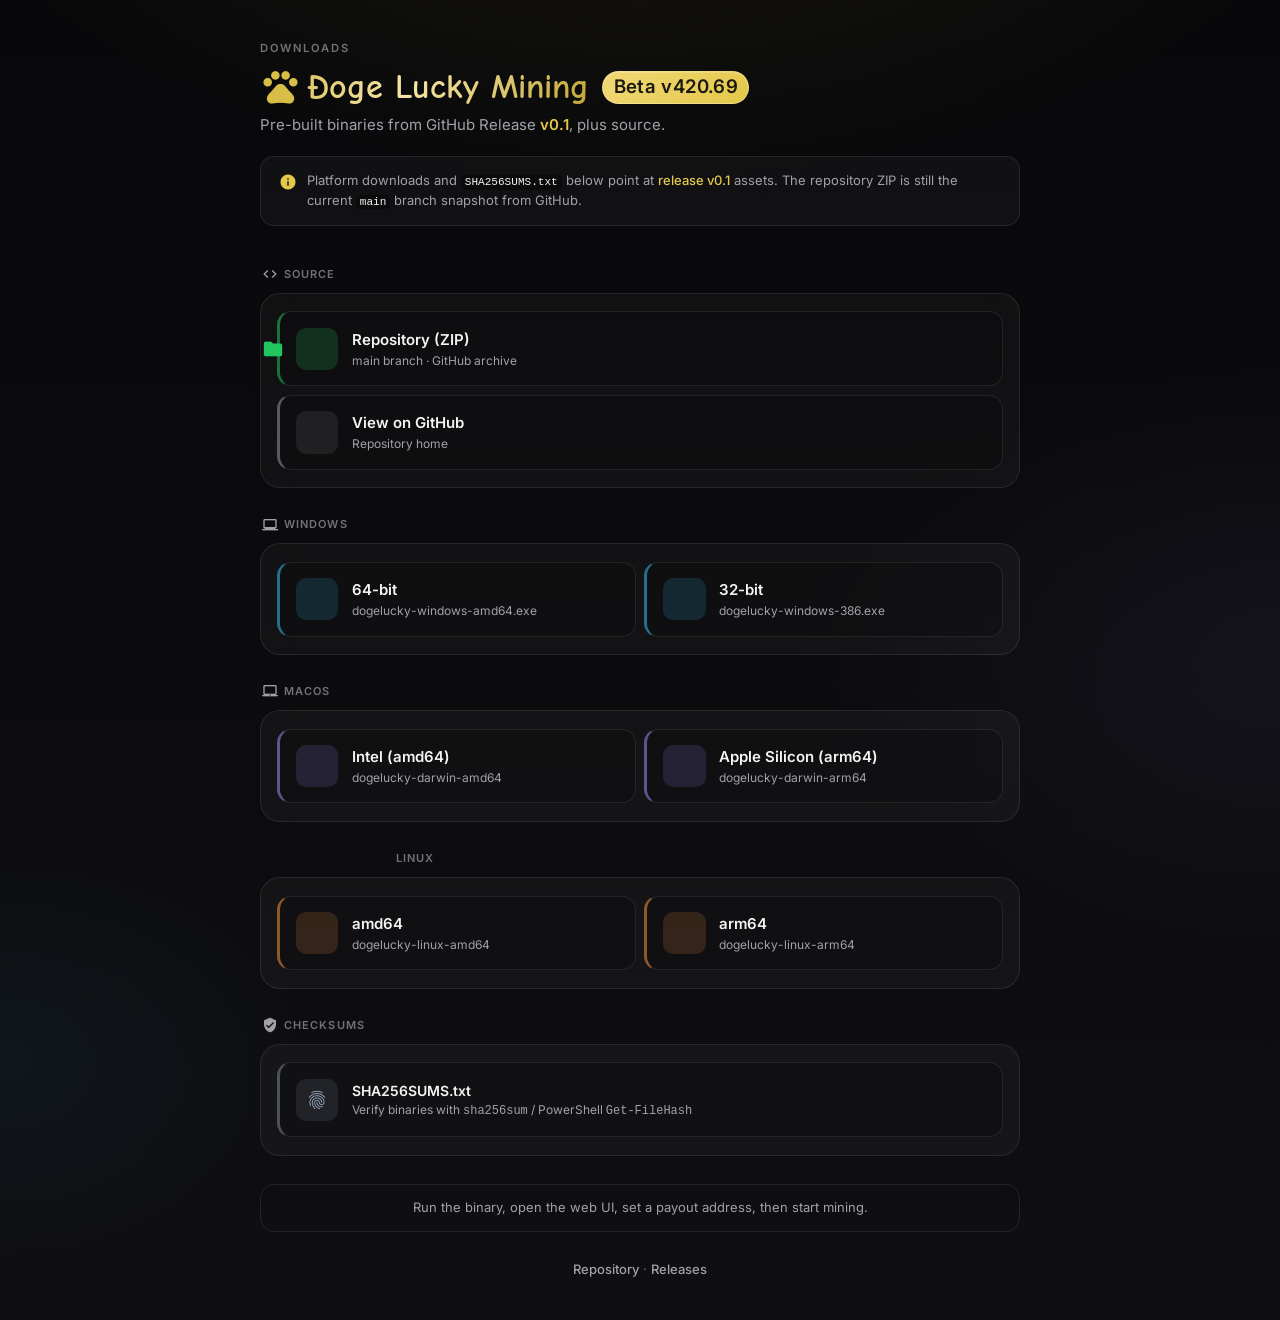
<file: docs/index.html>
<!DOCTYPE html>
<!--
  Doge Lucky Mining — download landing page
  Edit owner/repo in the script at the bottom for forks.
  Release assets = output of build.ps1 (dist/).
-->
<html lang="en">
<head>
    <meta charset="UTF-8">
    <meta name="viewport" content="width=device-width, initial-scale=1.0">
    <title>Download · Ðoge Lucky Mining</title>
    <link rel="preconnect" href="https://fonts.googleapis.com">
    <link rel="preconnect" href="https://fonts.gstatic.com" crossorigin>
    <link href="https://fonts.googleapis.com/css2?family=Comic+Neue:wght@700&family=Inter:wght@400;500;600;700&display=swap" rel="stylesheet">
    <link href="https://fonts.googleapis.com/icon?family=Material+Icons" rel="stylesheet">
    <style>
        :root {
            --bg0: #08080a;
            --bg1: #0f0f12;
            --surface: rgba(255, 255, 255, 0.035);
            --surface-hover: rgba(255, 255, 255, 0.055);
            --stroke: rgba(255, 255, 255, 0.09);
            --stroke-strong: rgba(255, 255, 255, 0.14);
            --text: #f4f4f5;
            --muted: #a1a1aa;
            --muted2: #71717a;
            --accent: #e4c84a;
            --accent-dim: rgba(228, 200, 74, 0.2);
            --src: #22c55e;
            --win: #38bdf8;
            --mac: #a78bfa;
            --linux: #fb923c;
            --verify: #94a3b8;
            --radius: 14px;
            --radius-lg: 20px;
        }

        *, *::before, *::after { box-sizing: border-box; margin: 0; padding: 0; }

        html { -webkit-font-smoothing: antialiased; }

        body {
            font-family: Inter, system-ui, -apple-system, "Segoe UI", sans-serif;
            color: var(--text);
            min-height: 100vh;
            line-height: 1.5;
            padding: clamp(1.25rem, 4vw, 2.5rem);
            background:
                radial-gradient(ellipse 120% 80% at 50% -30%, rgba(228, 200, 74, 0.12), transparent 55%),
                radial-gradient(ellipse 80% 50% at 100% 50%, rgba(167, 139, 250, 0.06), transparent 45%),
                radial-gradient(ellipse 60% 40% at 0% 80%, rgba(56, 189, 248, 0.05), transparent 40%),
                linear-gradient(180deg, var(--bg0) 0%, var(--bg1) 100%);
        }

        .wrap {
            max-width: 760px;
            margin: 0 auto;
        }

        /* Header */
        header {
            margin-bottom: clamp(1.75rem, 4vw, 2.5rem);
        }

        .eyebrow {
            font-size: 0.7rem;
            font-weight: 600;
            letter-spacing: 0.14em;
            text-transform: uppercase;
            color: var(--muted2);
            margin-bottom: 0.65rem;
        }

        header h1 {
            font-size: clamp(1.6rem, 4.5vw, 2.125rem);
            font-weight: 700;
            display: flex;
            flex-wrap: wrap;
            align-items: center;
            gap: 0.65rem 0.85rem;
            margin-bottom: 0.35rem;
            line-height: 1.2;
        }

        .title-gradient {
            font-family: "Comic Neue", cursive;
            font-weight: 700;
            background: linear-gradient(120deg, #d4b84a 0%, #f5e6a8 45%, #c2a633 100%);
            -webkit-background-clip: text;
            -webkit-text-fill-color: transparent;
            background-clip: text;
            display: inline-flex;
            align-items: center;
            gap: 0.35rem;
        }

        header h1 .material-icons {
            font-size: 1.2em;
            -webkit-text-fill-color: var(--accent);
            opacity: 0.95;
        }

        .badge {
            font-family: Inter, sans-serif;
            font-size: max(0.65rem, 0.55em);
            font-weight: 600;
            padding: 0.28rem 0.65rem;
            border-radius: 999px;
            color: #1a1810;
            background: linear-gradient(135deg, #f0d875, var(--accent));
            border: 1px solid rgba(255, 255, 255, 0.25);
            box-shadow: 0 1px 0 rgba(255, 255, 255, 0.2) inset;
            -webkit-text-fill-color: initial;
            letter-spacing: 0.02em;
        }

        .tagline {
            color: var(--muted);
            font-size: 0.9375rem;
            font-weight: 400;
            max-width: 36rem;
        }

        .callout {
            margin-top: 1.25rem;
            padding: 0.9rem 1.1rem;
            border-radius: var(--radius);
            border: 1px solid var(--stroke);
            background: var(--surface);
            font-size: 0.8125rem;
            color: var(--muted);
            display: flex;
            gap: 0.65rem;
            align-items: flex-start;
        }

        .callout .material-icons {
            font-size: 1.15rem;
            color: var(--accent);
            flex-shrink: 0;
            margin-top: 0.1rem;
        }

        .callout code {
            font-family: ui-monospace, "Cascadia Code", monospace;
            font-size: 0.85em;
            color: var(--text);
            background: rgba(0, 0, 0, 0.35);
            padding: 0.12em 0.35em;
            border-radius: 4px;
        }

        .callout a {
            color: var(--accent);
            font-weight: 500;
            text-decoration: none;
        }

        .callout a:hover { text-decoration: underline; }

        /* Sections */
        section {
            margin-bottom: 1.75rem;
        }

        .panel {
            border-radius: var(--radius-lg);
            border: 1px solid var(--stroke);
            background: var(--surface);
            padding: 1.1rem 1rem;
            backdrop-filter: blur(12px);
        }

        @supports not (backdrop-filter: blur(12px)) {
            .panel { background: rgba(24, 24, 28, 0.9); }
        }

        section h2 {
            font-size: 0.6875rem;
            font-weight: 600;
            letter-spacing: 0.1em;
            text-transform: uppercase;
            color: var(--muted2);
            margin-bottom: 0.65rem;
            padding-left: 0.15rem;
            display: flex;
            align-items: center;
            gap: 0.35rem;
        }

        section h2 .material-icons {
            font-size: 1rem;
            color: var(--muted);
            font-weight: normal;
            letter-spacing: 0;
        }

        .btn-grid {
            display: grid;
            gap: 0.55rem;
            grid-template-columns: 1fr;
        }

        @media (min-width: 520px) {
            .btn-grid.two { grid-template-columns: 1fr 1fr; }
        }

        a.dl-btn {
            display: flex;
            align-items: center;
            gap: 0.85rem;
            padding: 0.95rem 1rem;
            border-radius: var(--radius);
            text-decoration: none;
            color: var(--text);
            font-weight: 600;
            font-size: 0.9375rem;
            border: 1px solid var(--stroke);
            background: rgba(0, 0, 0, 0.22);
            transition: background 0.15s ease, border-color 0.15s ease, transform 0.15s ease;
        }

        a.dl-btn:hover {
            background: var(--surface-hover);
            border-color: var(--stroke-strong);
            transform: translateY(-1px);
        }

        a.dl-btn:active { transform: translateY(0); }

        .dl-icon {
            width: 2.65rem;
            height: 2.65rem;
            border-radius: 10px;
            display: flex;
            align-items: center;
            justify-content: center;
            flex-shrink: 0;
        }

        .dl-icon .material-icons {
            font-size: 1.4rem;
        }

        a.dl-btn .dl-text {
            display: flex;
            flex-direction: column;
            gap: 0.1rem;
            align-items: flex-start;
            min-width: 0;
        }

        a.dl-btn .dl-text small {
            font-weight: 400;
            font-size: 0.75rem;
            color: var(--muted);
            line-height: 1.35;
        }

        a.dl-btn.src .dl-icon { background: rgba(34, 197, 94, 0.18); color: var(--src); }

        a.dl-btn.win .dl-icon { background: rgba(56, 189, 248, 0.15); color: var(--win); }
        a.dl-btn.mac .dl-icon { background: rgba(167, 139, 250, 0.15); color: var(--mac); }
        a.dl-btn.linux .dl-icon { background: rgba(251, 146, 60, 0.15); color: var(--linux); }
        a.dl-btn.verify .dl-icon { background: rgba(148, 163, 184, 0.12); color: var(--verify); }

        a.dl-btn.github .dl-icon {
            background: rgba(255, 255, 255, 0.08);
            color: #e6edf3;
        }

        a.dl-btn {
            border-left: 3px solid transparent;
        }

        a.dl-btn.src:first-of-type { border-left-color: rgba(34, 197, 94, 0.55); }
        a.dl-btn.github { border-left-color: rgba(230, 237, 243, 0.35); }
        a.dl-btn.win { border-left-color: rgba(56, 189, 248, 0.55); }
        a.dl-btn.mac { border-left-color: rgba(167, 139, 250, 0.55); }
        a.dl-btn.linux { border-left-color: rgba(251, 146, 60, 0.55); }
        a.dl-btn.verify { border-left-color: rgba(148, 163, 184, 0.45); }

        a.dl-btn.verify { font-size: 0.875rem; }

        .hint {
            margin-top: 1.5rem;
            padding: 0.85rem 1rem;
            border-radius: var(--radius);
            border: 1px solid var(--stroke);
            font-size: 0.8125rem;
            color: var(--muted);
            text-align: center;
        }

        footer {
            margin-top: 1.75rem;
            text-align: center;
            font-size: 0.8125rem;
            color: var(--muted2);
        }

        footer a {
            color: var(--muted);
            text-decoration: none;
            font-weight: 500;
        }

        footer a:hover { color: var(--accent); }
    </style>
</head>
<body>
    <div class="wrap">
        <header>
            <p class="eyebrow">Downloads</p>
            <h1>
                <span class="title-gradient">
                    <span class="material-icons" aria-hidden="true">pets</span>
                    Ðoge Lucky Mining
                </span>
                <span class="badge">Beta v420.69</span>
            </h1>
            <p class="tagline">Pre-built binaries from GitHub Release <a href="https://github.com/qlpqlp/DogeLuckyMining/releases/tag/v0.1" style="color:var(--accent);font-weight:600;text-decoration:none">v0.1</a>, plus source.</p>
            <div class="callout">
                <span class="material-icons" aria-hidden="true">info</span>
                <div>
                    Platform downloads and <code>SHA256SUMS.txt</code> below point at
                    <a href="#" id="linkReleaseV01">release v0.1</a> assets. The repository ZIP is still the current <code>main</code> branch snapshot from GitHub.
                </div>
            </div>
        </header>

        <section aria-labelledby="src-heading">
            <h2 id="src-heading"><span class="material-icons">code</span> Source</h2>
            <div class="panel">
                <div class="btn-grid">
                    <a class="dl-btn src" id="dlZip" href="#" rel="noopener noreferrer">
                        <span class="dl-icon"><span class="material-icons" aria-hidden="true">folder_zip</span></span>
                        <span class="dl-text">
                            Repository (ZIP)
                            <small>main branch · GitHub archive</small>
                        </span>
                    </a>
                    <a class="dl-btn src github" id="dlGithub" href="#" rel="noopener noreferrer">
                        <span class="dl-icon"><span class="material-icons" aria-hidden="true">hub</span></span>
                        <span class="dl-text">
                            View on GitHub
                            <small>Repository home</small>
                        </span>
                    </a>
                </div>
            </div>
        </section>

        <section aria-labelledby="win-heading">
            <h2 id="win-heading"><span class="material-icons">laptop_windows</span> Windows</h2>
            <div class="panel">
                <div class="btn-grid two">
                    <a class="dl-btn win" data-asset="dogelucky-windows-amd64.exe" href="#" rel="noopener noreferrer">
                        <span class="dl-icon"><span class="material-icons" aria-hidden="true">download</span></span>
                        <span class="dl-text">
                            64-bit
                            <small>dogelucky-windows-amd64.exe</small>
                        </span>
                    </a>
                    <a class="dl-btn win" data-asset="dogelucky-windows-386.exe" href="#" rel="noopener noreferrer">
                        <span class="dl-icon"><span class="material-icons" aria-hidden="true">download</span></span>
                        <span class="dl-text">
                            32-bit
                            <small>dogelucky-windows-386.exe</small>
                        </span>
                    </a>
                </div>
            </div>
        </section>

        <section aria-labelledby="mac-heading">
            <h2 id="mac-heading"><span class="material-icons">laptop_mac</span> macOS</h2>
            <div class="panel">
                <div class="btn-grid two">
                    <a class="dl-btn mac" data-asset="dogelucky-darwin-amd64" href="#" rel="noopener noreferrer">
                        <span class="dl-icon"><span class="material-icons" aria-hidden="true">download</span></span>
                        <span class="dl-text">
                            Intel (amd64)
                            <small>dogelucky-darwin-amd64</small>
                        </span>
                    </a>
                    <a class="dl-btn mac" data-asset="dogelucky-darwin-arm64" href="#" rel="noopener noreferrer">
                        <span class="dl-icon"><span class="material-icons" aria-hidden="true">download</span></span>
                        <span class="dl-text">
                            Apple Silicon (arm64)
                            <small>dogelucky-darwin-arm64</small>
                        </span>
                    </a>
                </div>
            </div>
        </section>

        <section aria-labelledby="linux-heading">
            <h2 id="linux-heading"><span class="material-icons">terminal</span> Linux</h2>
            <div class="panel">
                <div class="btn-grid two">
                    <a class="dl-btn linux" data-asset="dogelucky-linux-amd64" href="#" rel="noopener noreferrer">
                        <span class="dl-icon"><span class="material-icons" aria-hidden="true">download</span></span>
                        <span class="dl-text">
                            amd64
                            <small>dogelucky-linux-amd64</small>
                        </span>
                    </a>
                    <a class="dl-btn linux" data-asset="dogelucky-linux-arm64" href="#" rel="noopener noreferrer">
                        <span class="dl-icon"><span class="material-icons" aria-hidden="true">download</span></span>
                        <span class="dl-text">
                            arm64
                            <small>dogelucky-linux-arm64</small>
                        </span>
                    </a>
                </div>
            </div>
        </section>

        <section aria-labelledby="verify-heading">
            <h2 id="verify-heading"><span class="material-icons">verified_user</span> Checksums</h2>
            <div class="panel">
                <a class="dl-btn verify" data-asset="SHA256SUMS.txt" href="#" rel="noopener noreferrer">
                    <span class="dl-icon"><span class="material-icons" aria-hidden="true">fingerprint</span></span>
                    <span class="dl-text">
                        SHA256SUMS.txt
                        <small>Verify binaries with <code style="background:transparent;padding:0;color:inherit">sha256sum</code> / PowerShell <code style="background:transparent;padding:0;color:inherit">Get-FileHash</code></small>
                    </span>
                </a>
            </div>
        </section>

        <p class="hint">Run the binary, open the web UI, set a payout address, then start mining.</p>

        <footer>
            <p><a id="linkRepoFooter" href="#">Repository</a> · <a id="linkReleasesFooter" href="#">Releases</a></p>
        </footer>
    </div>

    <script>
        (function () {
            var owner = "qlpqlp";
            var repo = "DogeLuckyMining";
            var base = "https://github.com/" + owner + "/" + repo;
            var releaseTag = "v420.69";
            var releaseDownload = base + "/releases/download/" + releaseTag + "/";

            document.getElementById("dlZip").href = base + "/archive/refs/heads/main.zip";
            document.getElementById("dlGithub").href = base;
            var tagUrl = base + "/releases/tag/" + releaseTag;
            document.getElementById("linkReleaseV01").href = tagUrl;
            document.getElementById("linkRepoFooter").href = base;
            document.getElementById("linkReleasesFooter").href = base + "/releases";

            document.querySelectorAll("a.dl-btn[data-asset]").forEach(function (a) {
                var name = a.getAttribute("data-asset");
                if (name) a.href = releaseDownload + encodeURIComponent(name);
            });
        })();
    </script>
</body>
</html>
</file>
